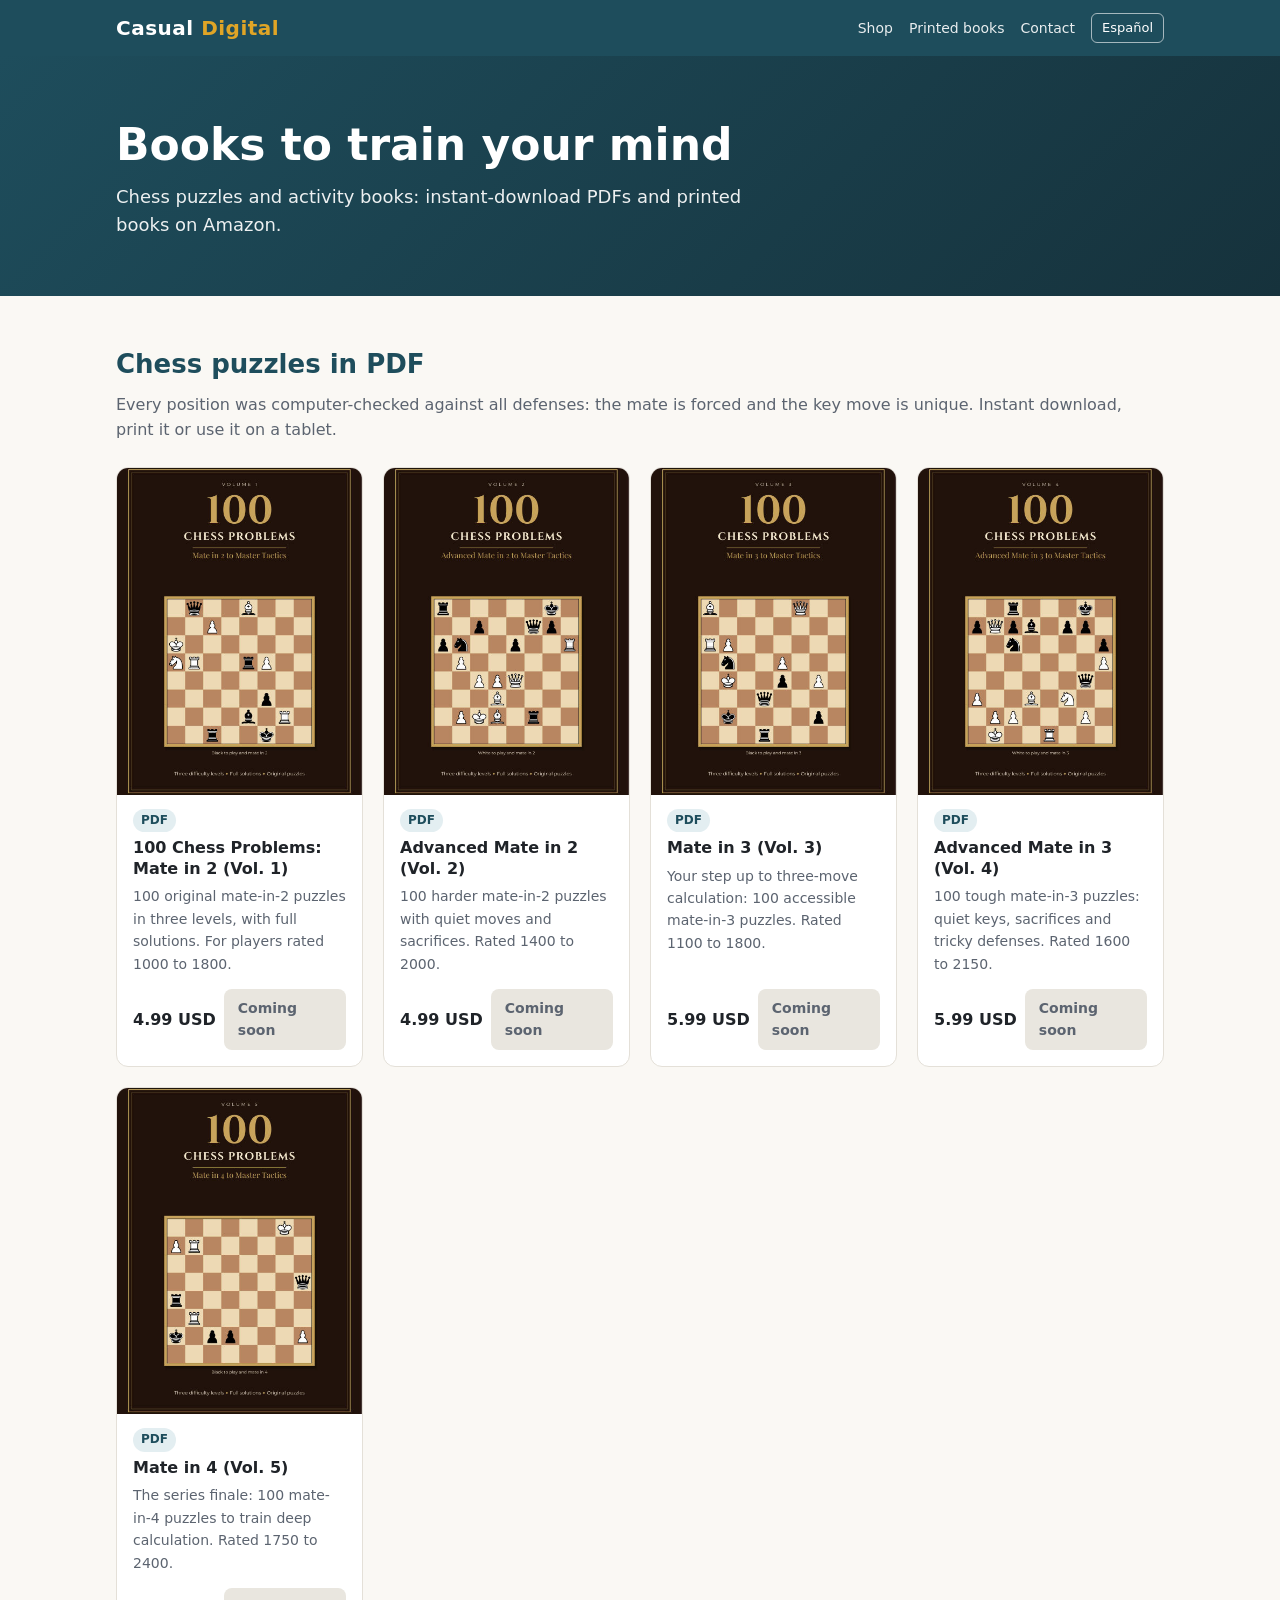
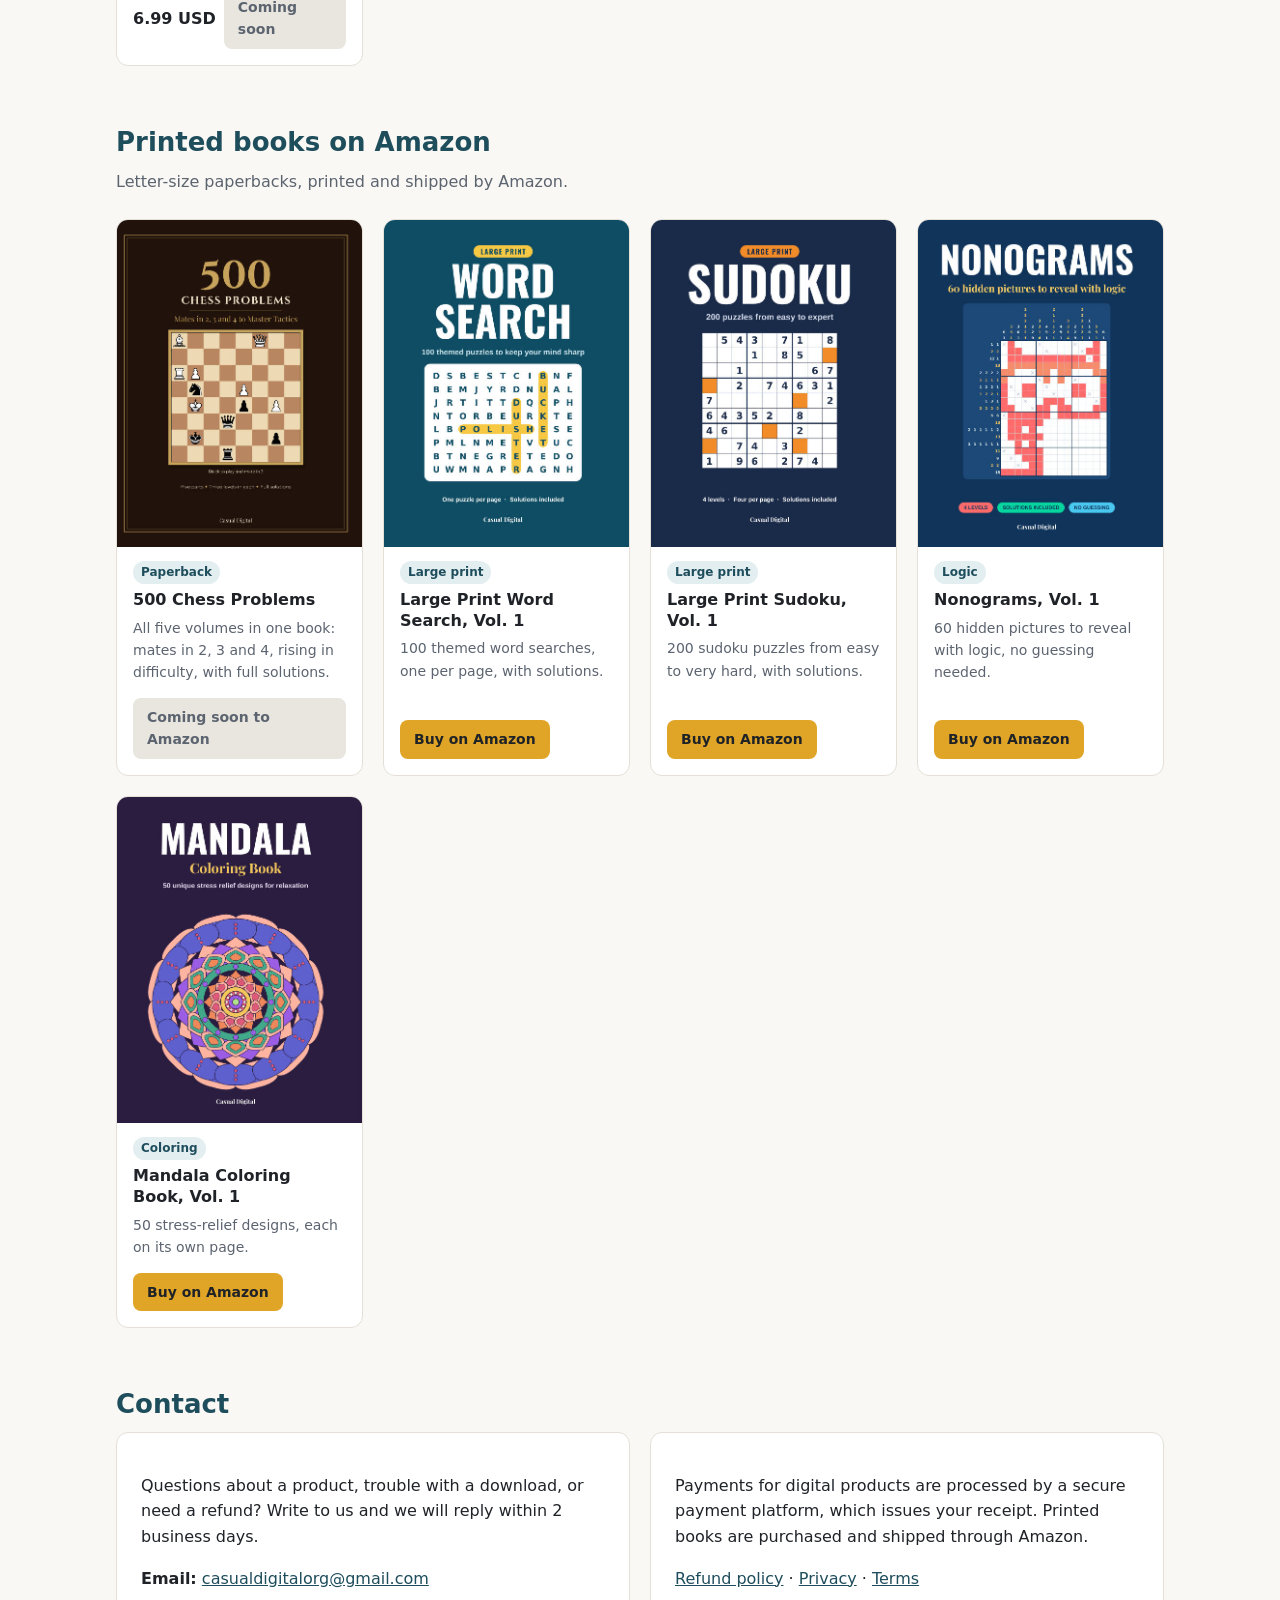
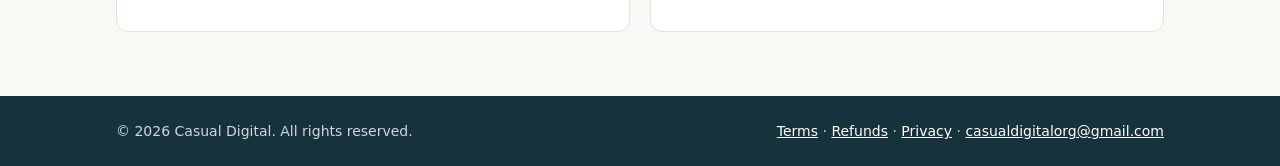
<file: index.html>
<!doctype html>
<html lang="es" data-lang="es">
<head>
<meta charset="utf-8">
<meta name="viewport" content="width=device-width, initial-scale=1">
<title>Casual Digital | Casual Digital</title>
<meta name="description" content="Casual Digital: libros de ajedrez y pasatiempos. Chess puzzle books and activity books.">
<link rel="icon" href="data:image/svg+xml,%3Csvg xmlns='http://www.w3.org/2000/svg' viewBox='0 0 32 32'%3E%3Crect width='32' height='32' rx='6' fill='%231e4d5c'/%3E%3Ctext x='16' y='22' font-size='16' font-family='Arial' font-weight='700' fill='%23e0a526' text-anchor='middle'%3ECD%3C/text%3E%3C/svg%3E">
<link rel="stylesheet" href="estilo.css">
<script src="sitio.js"></script>
<script data-goatcounter="https://casualdigital.goatcounter.com/count" async src="//gc.zgo.at/count.js"></script>
</head>
<body>
<header>
  <div class="barra">
    <a class="logo" href="index.html">Casual <span>Digital</span></a>
    <nav>
      <a href="index.html#tienda"><span lang="es">Tienda</span><span lang="en">Shop</span></a>
      <a href="index.html#amazon"><span lang="es">Libros impresos</span><span lang="en">Printed books</span></a>
      <a href="index.html#contacto"><span lang="es">Contacto</span><span lang="en">Contact</span></a>
      <button class="idioma" type="button" aria-label="Cambiar idioma / Change language"><span lang="es">English</span><span lang="en">Español</span></button>
    </nav>
  </div>
</header>

<div class="portada">
  <div class="contenedor">
    <h1><span lang="es">Libros para entrenar la mente</span><span lang="en">Books to train your mind</span></h1>
    <p><span lang="es">Problemas de ajedrez y pasatiempos: PDF de descarga inmediata y libros impresos en Amazon.</span><span lang="en">Chess puzzles and activity books: instant-download PDFs and printed books on Amazon.</span></p>
  </div>
</div>

<main class="contenedor">
<section id="tienda">
  <h2><span lang="es">Problemas de ajedrez en PDF</span><span lang="en">Chess puzzles in PDF</span></h2>
  <p class="bajada"><span lang="es">Cada posición fue verificada por computadora contra todas las defensas: el mate es forzado y la jugada clave es única. Descarga inmediata, para imprimir o usar en tablet.</span><span lang="en">Every position was computer-checked against all defenses: the mate is forced and the key move is unique. Instant download, print it or use it on a tablet.</span></p>
  <div class="grilla">
<article class="producto" lang="es">
  <img src="img/pdf-es-1.jpg" alt="100 Problemas de Ajedrez: Mate en 2 (Vol. 1)" loading="lazy">
  <div class="info">
    <span class="etiqueta">PDF</span>
    <h3>100 Problemas de Ajedrez: Mate en 2 (Vol. 1)</h3>
    <p>100 mates en 2 originales en tres niveles, con soluciones completas. Para jugadores de 1000 a 1800 de Elo.</p>
    <div class="pie-producto"><span class="precio">4,99 USD</span><span class="boton pronto">Próximamente</span></div>
  </div>
</article>
<article class="producto" lang="es">
  <img src="img/pdf-es-2.jpg" alt="Mate en 2 Avanzado (Vol. 2)" loading="lazy">
  <div class="info">
    <span class="etiqueta">PDF</span>
    <h3>Mate en 2 Avanzado (Vol. 2)</h3>
    <p>100 mates en 2 más exigentes, con jugadas silenciosas y sacrificios. De 1400 a 2000 de Elo.</p>
    <div class="pie-producto"><span class="precio">4,99 USD</span><span class="boton pronto">Próximamente</span></div>
  </div>
</article>
<article class="producto" lang="es">
  <img src="img/pdf-es-3.jpg" alt="Mate en 3 (Vol. 3)" loading="lazy">
  <div class="info">
    <span class="etiqueta">PDF</span>
    <h3>Mate en 3 (Vol. 3)</h3>
    <p>El paso al cálculo de tres jugadas: 100 mates en 3 accesibles. De 1100 a 1800 de Elo.</p>
    <div class="pie-producto"><span class="precio">5,99 USD</span><span class="boton pronto">Próximamente</span></div>
  </div>
</article>
<article class="producto" lang="es">
  <img src="img/pdf-es-4.jpg" alt="Mate en 3 Avanzado (Vol. 4)" loading="lazy">
  <div class="info">
    <span class="etiqueta">PDF</span>
    <h3>Mate en 3 Avanzado (Vol. 4)</h3>
    <p>100 mates en 3 difíciles: claves silenciosas, sacrificios y defensas con trampa. De 1600 a 2150 de Elo.</p>
    <div class="pie-producto"><span class="precio">5,99 USD</span><span class="boton pronto">Próximamente</span></div>
  </div>
</article>
<article class="producto" lang="es">
  <img src="img/pdf-es-5.jpg" alt="Mate en 4 (Vol. 5)" loading="lazy">
  <div class="info">
    <span class="etiqueta">PDF</span>
    <h3>Mate en 4 (Vol. 5)</h3>
    <p>El cierre de la serie: 100 mates en 4 para entrenar el cálculo profundo. De 1750 a 2400 de Elo.</p>
    <div class="pie-producto"><span class="precio">6,99 USD</span><span class="boton pronto">Próximamente</span></div>
  </div>
</article>
<article class="producto" lang="en">
  <img src="img/pdf-en-1.jpg" alt="100 Chess Problems: Mate in 2 (Vol. 1)" loading="lazy">
  <div class="info">
    <span class="etiqueta">PDF</span>
    <h3>100 Chess Problems: Mate in 2 (Vol. 1)</h3>
    <p>100 original mate-in-2 puzzles in three levels, with full solutions. For players rated 1000 to 1800.</p>
    <div class="pie-producto"><span class="precio">4.99 USD</span><span class="boton pronto">Coming soon</span></div>
  </div>
</article>
<article class="producto" lang="en">
  <img src="img/pdf-en-2.jpg" alt="Advanced Mate in 2 (Vol. 2)" loading="lazy">
  <div class="info">
    <span class="etiqueta">PDF</span>
    <h3>Advanced Mate in 2 (Vol. 2)</h3>
    <p>100 harder mate-in-2 puzzles with quiet moves and sacrifices. Rated 1400 to 2000.</p>
    <div class="pie-producto"><span class="precio">4.99 USD</span><span class="boton pronto">Coming soon</span></div>
  </div>
</article>
<article class="producto" lang="en">
  <img src="img/pdf-en-3.jpg" alt="Mate in 3 (Vol. 3)" loading="lazy">
  <div class="info">
    <span class="etiqueta">PDF</span>
    <h3>Mate in 3 (Vol. 3)</h3>
    <p>Your step up to three-move calculation: 100 accessible mate-in-3 puzzles. Rated 1100 to 1800.</p>
    <div class="pie-producto"><span class="precio">5.99 USD</span><span class="boton pronto">Coming soon</span></div>
  </div>
</article>
<article class="producto" lang="en">
  <img src="img/pdf-en-4.jpg" alt="Advanced Mate in 3 (Vol. 4)" loading="lazy">
  <div class="info">
    <span class="etiqueta">PDF</span>
    <h3>Advanced Mate in 3 (Vol. 4)</h3>
    <p>100 tough mate-in-3 puzzles: quiet keys, sacrifices and tricky defenses. Rated 1600 to 2150.</p>
    <div class="pie-producto"><span class="precio">5.99 USD</span><span class="boton pronto">Coming soon</span></div>
  </div>
</article>
<article class="producto" lang="en">
  <img src="img/pdf-en-5.jpg" alt="Mate in 4 (Vol. 5)" loading="lazy">
  <div class="info">
    <span class="etiqueta">PDF</span>
    <h3>Mate in 4 (Vol. 5)</h3>
    <p>The series finale: 100 mate-in-4 puzzles to train deep calculation. Rated 1750 to 2400.</p>
    <div class="pie-producto"><span class="precio">6.99 USD</span><span class="boton pronto">Coming soon</span></div>
  </div>
</article>
  </div>
</section>


<section id="amazon">
  <h2><span lang="es">Libros impresos en Amazon</span><span lang="en">Printed books on Amazon</span></h2>
  <p class="bajada"><span lang="es">Tapa blanda en tamaño carta, impresos y enviados por Amazon.</span><span lang="en">Letter-size paperbacks, printed and shipped by Amazon.</span></p>
  <div class="grilla">
<article class="producto" lang="es">
  <img src="img/ajedrez-500.jpg" alt="500 Problemas de Ajedrez" loading="lazy">
  <div class="info">
    <span class="etiqueta">Tapa blanda</span>
    <h3>500 Problemas de Ajedrez</h3>
    <p>Los cinco volúmenes en un solo libro: mates en 2, 3 y 4, con la dificultad en aumento y soluciones completas.</p>
    <div class="pie-producto"><span class="boton pronto">Próximamente en Amazon</span></div>
  </div>
</article>
<article class="producto" lang="es">
  <img src="img/sopas.jpg" alt="Sopas de Letras en Letra Grande, Vol. 1" loading="lazy">
  <div class="info">
    <span class="etiqueta">Letra grande</span>
    <h3>Sopas de Letras en Letra Grande, Vol. 1</h3>
    <p>100 sopas temáticas para ejercitar la mente, una por página y con soluciones.</p>
    <div class="pie-producto"><a class="boton" href="https://www.amazon.com/dp/B0HPZKHC3C">Comprar en Amazon</a></div>
  </div>
</article>
<article class="producto" lang="es">
  <img src="img/sudoku-es.jpg" alt="Sudoku en Letra Grande, Vol. 1" loading="lazy">
  <div class="info">
    <span class="etiqueta">Letra grande</span>
    <h3>Sudoku en Letra Grande, Vol. 1</h3>
    <p>200 sudokus de fácil a muy difícil, con soluciones.</p>
    <div class="pie-producto"><a class="boton" href="https://www.amazon.com/dp/B0HR5VTCKW">Comprar en Amazon</a></div>
  </div>
</article>
<article class="producto" lang="es">
  <img src="img/nonogramas-es.jpg" alt="Nonogramas, Vol. 1" loading="lazy">
  <div class="info">
    <span class="etiqueta">Lógica</span>
    <h3>Nonogramas, Vol. 1</h3>
    <p>60 dibujos ocultos para descubrir con lógica, sin adivinar.</p>
    <div class="pie-producto"><a class="boton" href="https://www.amazon.com/dp/B0HRT7XC7F">Comprar en Amazon</a></div>
  </div>
</article>
<article class="producto" lang="es">
  <img src="img/mandalas-es.jpg" alt="Mandalas para Colorear, Vol. 1" loading="lazy">
  <div class="info">
    <span class="etiqueta">Para colorear</span>
    <h3>Mandalas para Colorear, Vol. 1</h3>
    <p>50 diseños antiestrés para relajarse, cada uno en su propia página.</p>
    <div class="pie-producto"><a class="boton" href="https://www.amazon.com/dp/B0HPZ1C3PB">Comprar en Amazon</a></div>
  </div>
</article>
<article class="producto" lang="en">
  <img src="img/chess-500.jpg" alt="500 Chess Problems" loading="lazy">
  <div class="info">
    <span class="etiqueta">Paperback</span>
    <h3>500 Chess Problems</h3>
    <p>All five volumes in one book: mates in 2, 3 and 4, rising in difficulty, with full solutions.</p>
    <div class="pie-producto"><span class="boton pronto">Coming soon to Amazon</span></div>
  </div>
</article>
<article class="producto" lang="en">
  <img src="img/word-search.jpg" alt="Large Print Word Search, Vol. 1" loading="lazy">
  <div class="info">
    <span class="etiqueta">Large print</span>
    <h3>Large Print Word Search, Vol. 1</h3>
    <p>100 themed word searches, one per page, with solutions.</p>
    <div class="pie-producto"><a class="boton" href="https://www.amazon.com/dp/B0HPZDWP3X">Buy on Amazon</a></div>
  </div>
</article>
<article class="producto" lang="en">
  <img src="img/sudoku-en.jpg" alt="Large Print Sudoku, Vol. 1" loading="lazy">
  <div class="info">
    <span class="etiqueta">Large print</span>
    <h3>Large Print Sudoku, Vol. 1</h3>
    <p>200 sudoku puzzles from easy to very hard, with solutions.</p>
    <div class="pie-producto"><a class="boton" href="https://www.amazon.com/dp/B0HR4NKRY2">Buy on Amazon</a></div>
  </div>
</article>
<article class="producto" lang="en">
  <img src="img/nonogramas-en.jpg" alt="Nonograms, Vol. 1" loading="lazy">
  <div class="info">
    <span class="etiqueta">Logic</span>
    <h3>Nonograms, Vol. 1</h3>
    <p>60 hidden pictures to reveal with logic, no guessing needed.</p>
    <div class="pie-producto"><a class="boton" href="https://www.amazon.com/dp/B0HRT81BFM">Buy on Amazon</a></div>
  </div>
</article>
<article class="producto" lang="en">
  <img src="img/mandalas-en.jpg" alt="Mandala Coloring Book, Vol. 1" loading="lazy">
  <div class="info">
    <span class="etiqueta">Coloring</span>
    <h3>Mandala Coloring Book, Vol. 1</h3>
    <p>50 stress-relief designs, each on its own page.</p>
    <div class="pie-producto"><a class="boton" href="https://www.amazon.com/dp/B0HPYH4SMW">Buy on Amazon</a></div>
  </div>
</article>
  </div>
</section>

<section id="contacto">
  <h2><span lang="es">Contacto</span><span lang="en">Contact</span></h2>
  <div class="dos-col">
    <div class="caja">
      <p><span lang="es">¿Tenés una consulta sobre un producto, un problema con una descarga o querés pedir un reembolso? Escribinos y te respondemos dentro de las 48 horas hábiles.</span><span lang="en">Questions about a product, trouble with a download, or need a refund? Write to us and we will reply within 2 business days.</span></p>
      <p><strong>Email:</strong> <a class="email" href="mailto:casualdigitalorg@gmail.com">casualdigitalorg@gmail.com</a></p>
    </div>
    <div class="caja">
      <p><span lang="es">Los pagos de los productos digitales los procesa una plataforma de pagos segura, que emite el comprobante de compra. Los libros impresos se compran y se envían a través de Amazon.</span><span lang="en">Payments for digital products are processed by a secure payment platform, which issues your receipt. Printed books are purchased and shipped through Amazon.</span></p>
      <p><a href="reembolsos.html"><span lang="es">Política de reembolsos</span><span lang="en">Refund policy</span></a> · <a href="privacidad.html"><span lang="es">Privacidad</span><span lang="en">Privacy</span></a> · <a href="terminos.html"><span lang="es">Términos</span><span lang="en">Terms</span></a></p>
    </div>
  </div>
</section>
</main>
<footer>
  <div class="contenedor">
    <div>© <span class="anio">2026</span> Casual Digital. <span lang="es">Todos los derechos reservados.</span><span lang="en">All rights reserved.</span></div>
    <div>
      <a href="terminos.html"><span lang="es">Términos</span><span lang="en">Terms</span></a> ·
      <a href="reembolsos.html"><span lang="es">Reembolsos</span><span lang="en">Refunds</span></a> ·
      <a href="privacidad.html"><span lang="es">Privacidad</span><span lang="en">Privacy</span></a> ·
      <a class="email" href="mailto:casualdigitalorg@gmail.com">casualdigitalorg@gmail.com</a>
    </div>
  </div>
</footer>
</body>
</html>
</file>
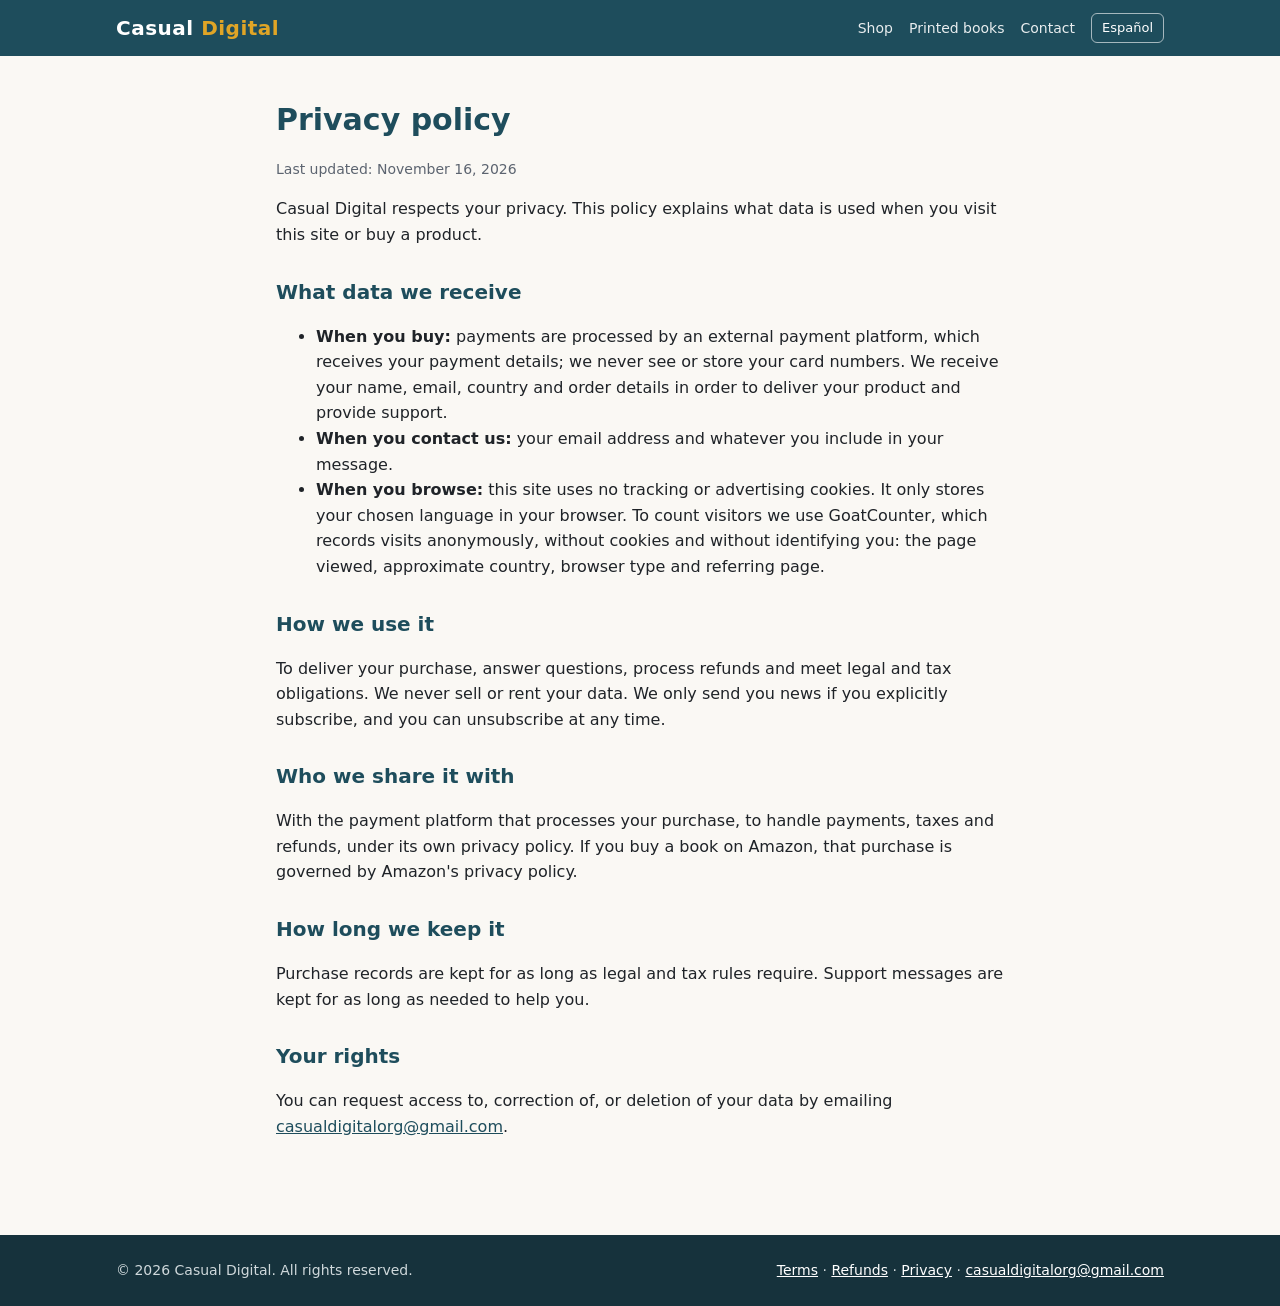
<file: privacidad.html>
<!doctype html>
<html lang="es" data-lang="es">
<head>
<meta charset="utf-8">
<meta name="viewport" content="width=device-width, initial-scale=1">
<title>Política de privacidad | Casual Digital</title>
<meta name="description" content="Casual Digital: libros de ajedrez y pasatiempos. Chess puzzle books and activity books.">
<link rel="icon" href="data:image/svg+xml,%3Csvg xmlns='http://www.w3.org/2000/svg' viewBox='0 0 32 32'%3E%3Crect width='32' height='32' rx='6' fill='%231e4d5c'/%3E%3Ctext x='16' y='22' font-size='16' font-family='Arial' font-weight='700' fill='%23e0a526' text-anchor='middle'%3ECD%3C/text%3E%3C/svg%3E">
<link rel="stylesheet" href="estilo.css">
<script src="sitio.js"></script>
<script data-goatcounter="https://casualdigital.goatcounter.com/count" async src="//gc.zgo.at/count.js"></script>
</head>
<body>
<header>
  <div class="barra">
    <a class="logo" href="index.html">Casual <span>Digital</span></a>
    <nav>
      <a href="index.html#tienda"><span lang="es">Tienda</span><span lang="en">Shop</span></a>
      <a href="index.html#amazon"><span lang="es">Libros impresos</span><span lang="en">Printed books</span></a>
      <a href="index.html#contacto"><span lang="es">Contacto</span><span lang="en">Contact</span></a>
      <button class="idioma" type="button" aria-label="Cambiar idioma / Change language"><span lang="es">English</span><span lang="en">Español</span></button>
    </nav>
  </div>
</header>

<main class="contenedor texto-legal">
  <h1><span lang="es">Política de privacidad</span><span lang="en">Privacy policy</span></h1>
  <p class="fecha"><span lang="es">Última actualización: 16 de noviembre de 2026</span><span lang="en">Last updated: November 16, 2026</span></p>
<div lang="es">

<p>En Casual Digital respetamos tu privacidad. Esta política explica qué datos se usan cuando visitás este sitio o comprás un producto.</p>
<h2>Qué datos recibimos</h2>
<ul>
  <li><strong>Al comprar:</strong> el pago lo procesa una plataforma de pagos externa, que recibe tus datos de pago; nosotros nunca vemos ni guardamos los números de tu tarjeta. Recibimos tu nombre, tu email, el país y el detalle del pedido, para entregarte el producto y darte soporte.</li>
  <li><strong>Al escribirnos:</strong> tu email y lo que nos cuentes en el mensaje.</li>
  <li><strong>Al navegar:</strong> este sitio no usa cookies de seguimiento ni publicidad. Solo guarda en tu navegador el idioma que elegiste. Para saber cuántas personas lo visitan usamos GoatCounter, que cuenta visitas de forma anónima, sin cookies y sin identificarte: registra la página vista, el país aproximado, el tipo de navegador y la página de la que llegaste.</li>
</ul>
<h2>Para qué los usamos</h2>
<p>Para entregarte lo que compraste, responder consultas, procesar reembolsos y cumplir obligaciones legales e impositivas. No vendemos ni alquilamos tus datos. Solo te enviamos novedades si te suscribís expresamente, y podés darte de baja cuando quieras.</p>
<h2>Con quién se comparten</h2>
<p>Con la plataforma de pagos que procesa tu compra, para gestionar pagos, impuestos y reembolsos, según su propia política de privacidad. Si comprás un libro en Amazon, esa compra se rige por la política de privacidad de Amazon.</p>
<h2>Cuánto tiempo se guardan</h2>
<p>Los datos de las compras se guardan mientras lo exijan las obligaciones legales e impositivas. Los mensajes de soporte, mientras sean necesarios para responderte.</p>
<h2>Tus derechos</h2>
<p>Podés pedir acceso, corrección o eliminación de tus datos escribiendo a <a class="email" href="mailto:casualdigitalorg@gmail.com">casualdigitalorg@gmail.com</a>.</p>

</div>
<div lang="en">

<p>Casual Digital respects your privacy. This policy explains what data is used when you visit this site or buy a product.</p>
<h2>What data we receive</h2>
<ul>
  <li><strong>When you buy:</strong> payments are processed by an external payment platform, which receives your payment details; we never see or store your card numbers. We receive your name, email, country and order details in order to deliver your product and provide support.</li>
  <li><strong>When you contact us:</strong> your email address and whatever you include in your message.</li>
  <li><strong>When you browse:</strong> this site uses no tracking or advertising cookies. It only stores your chosen language in your browser. To count visitors we use GoatCounter, which records visits anonymously, without cookies and without identifying you: the page viewed, approximate country, browser type and referring page.</li>
</ul>
<h2>How we use it</h2>
<p>To deliver your purchase, answer questions, process refunds and meet legal and tax obligations. We never sell or rent your data. We only send you news if you explicitly subscribe, and you can unsubscribe at any time.</p>
<h2>Who we share it with</h2>
<p>With the payment platform that processes your purchase, to handle payments, taxes and refunds, under its own privacy policy. If you buy a book on Amazon, that purchase is governed by Amazon's privacy policy.</p>
<h2>How long we keep it</h2>
<p>Purchase records are kept for as long as legal and tax rules require. Support messages are kept for as long as needed to help you.</p>
<h2>Your rights</h2>
<p>You can request access to, correction of, or deletion of your data by emailing <a class="email" href="mailto:casualdigitalorg@gmail.com">casualdigitalorg@gmail.com</a>.</p>

</div>
</main>
<footer>
  <div class="contenedor">
    <div>© <span class="anio">2026</span> Casual Digital. <span lang="es">Todos los derechos reservados.</span><span lang="en">All rights reserved.</span></div>
    <div>
      <a href="terminos.html"><span lang="es">Términos</span><span lang="en">Terms</span></a> ·
      <a href="reembolsos.html"><span lang="es">Reembolsos</span><span lang="en">Refunds</span></a> ·
      <a href="privacidad.html"><span lang="es">Privacidad</span><span lang="en">Privacy</span></a> ·
      <a class="email" href="mailto:casualdigitalorg@gmail.com">casualdigitalorg@gmail.com</a>
    </div>
  </div>
</footer>
</body>
</html>
</file>
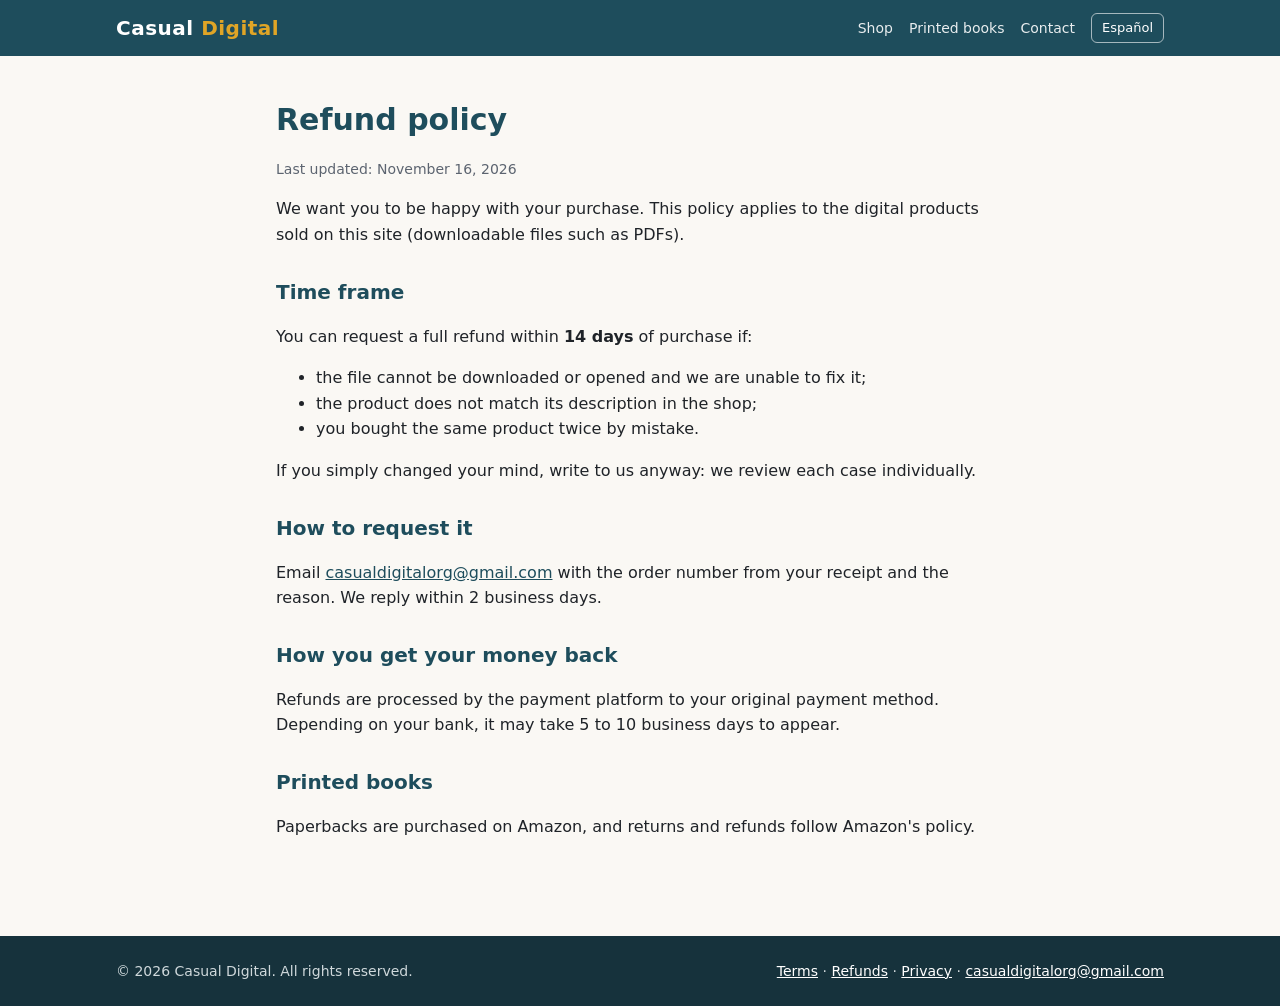
<file: reembolsos.html>
<!doctype html>
<html lang="es" data-lang="es">
<head>
<meta charset="utf-8">
<meta name="viewport" content="width=device-width, initial-scale=1">
<title>Política de reembolsos | Casual Digital</title>
<meta name="description" content="Casual Digital: libros de ajedrez y pasatiempos. Chess puzzle books and activity books.">
<link rel="icon" href="data:image/svg+xml,%3Csvg xmlns='http://www.w3.org/2000/svg' viewBox='0 0 32 32'%3E%3Crect width='32' height='32' rx='6' fill='%231e4d5c'/%3E%3Ctext x='16' y='22' font-size='16' font-family='Arial' font-weight='700' fill='%23e0a526' text-anchor='middle'%3ECD%3C/text%3E%3C/svg%3E">
<link rel="stylesheet" href="estilo.css">
<script src="sitio.js"></script>
<script data-goatcounter="https://casualdigital.goatcounter.com/count" async src="//gc.zgo.at/count.js"></script>
</head>
<body>
<header>
  <div class="barra">
    <a class="logo" href="index.html">Casual <span>Digital</span></a>
    <nav>
      <a href="index.html#tienda"><span lang="es">Tienda</span><span lang="en">Shop</span></a>
      <a href="index.html#amazon"><span lang="es">Libros impresos</span><span lang="en">Printed books</span></a>
      <a href="index.html#contacto"><span lang="es">Contacto</span><span lang="en">Contact</span></a>
      <button class="idioma" type="button" aria-label="Cambiar idioma / Change language"><span lang="es">English</span><span lang="en">Español</span></button>
    </nav>
  </div>
</header>

<main class="contenedor texto-legal">
  <h1><span lang="es">Política de reembolsos</span><span lang="en">Refund policy</span></h1>
  <p class="fecha"><span lang="es">Última actualización: 16 de noviembre de 2026</span><span lang="en">Last updated: November 16, 2026</span></p>
<div lang="es">

<p>Queremos que estés conforme con lo que comprás. Esta política se aplica a los productos digitales vendidos en este sitio (archivos descargables, como PDF).</p>
<h2>Plazo</h2>
<p>Podés pedir el reembolso total dentro de los <strong>14 días</strong> posteriores a la compra, si:</p>
<ul>
  <li>el archivo no se puede descargar o abrir y no logramos solucionarlo;</li>
  <li>el producto no coincide con la descripción de la tienda;</li>
  <li>compraste el mismo producto dos veces por error.</li>
</ul>
<p>Si simplemente cambiaste de opinión, escribinos igual: lo evaluamos caso por caso.</p>
<h2>Cómo pedirlo</h2>
<p>Escribinos a <a class="email" href="mailto:casualdigitalorg@gmail.com">casualdigitalorg@gmail.com</a> con el número de pedido que figura en el email de compra y el motivo. Respondemos dentro de las 48 horas hábiles.</p>
<h2>Cómo se devuelve el dinero</h2>
<p>El reembolso lo procesa la plataforma de pagos por el mismo medio de pago que usaste. Según el banco o la tarjeta, puede tardar entre 5 y 10 días hábiles en verse reflejado.</p>
<h2>Libros impresos</h2>
<p>Los libros en tapa blanda se compran en Amazon, y las devoluciones y reembolsos siguen la política de Amazon.</p>

</div>
<div lang="en">

<p>We want you to be happy with your purchase. This policy applies to the digital products sold on this site (downloadable files such as PDFs).</p>
<h2>Time frame</h2>
<p>You can request a full refund within <strong>14 days</strong> of purchase if:</p>
<ul>
  <li>the file cannot be downloaded or opened and we are unable to fix it;</li>
  <li>the product does not match its description in the shop;</li>
  <li>you bought the same product twice by mistake.</li>
</ul>
<p>If you simply changed your mind, write to us anyway: we review each case individually.</p>
<h2>How to request it</h2>
<p>Email <a class="email" href="mailto:casualdigitalorg@gmail.com">casualdigitalorg@gmail.com</a> with the order number from your receipt and the reason. We reply within 2 business days.</p>
<h2>How you get your money back</h2>
<p>Refunds are processed by the payment platform to your original payment method. Depending on your bank, it may take 5 to 10 business days to appear.</p>
<h2>Printed books</h2>
<p>Paperbacks are purchased on Amazon, and returns and refunds follow Amazon's policy.</p>

</div>
</main>
<footer>
  <div class="contenedor">
    <div>© <span class="anio">2026</span> Casual Digital. <span lang="es">Todos los derechos reservados.</span><span lang="en">All rights reserved.</span></div>
    <div>
      <a href="terminos.html"><span lang="es">Términos</span><span lang="en">Terms</span></a> ·
      <a href="reembolsos.html"><span lang="es">Reembolsos</span><span lang="en">Refunds</span></a> ·
      <a href="privacidad.html"><span lang="es">Privacidad</span><span lang="en">Privacy</span></a> ·
      <a class="email" href="mailto:casualdigitalorg@gmail.com">casualdigitalorg@gmail.com</a>
    </div>
  </div>
</footer>
</body>
</html>
</file>
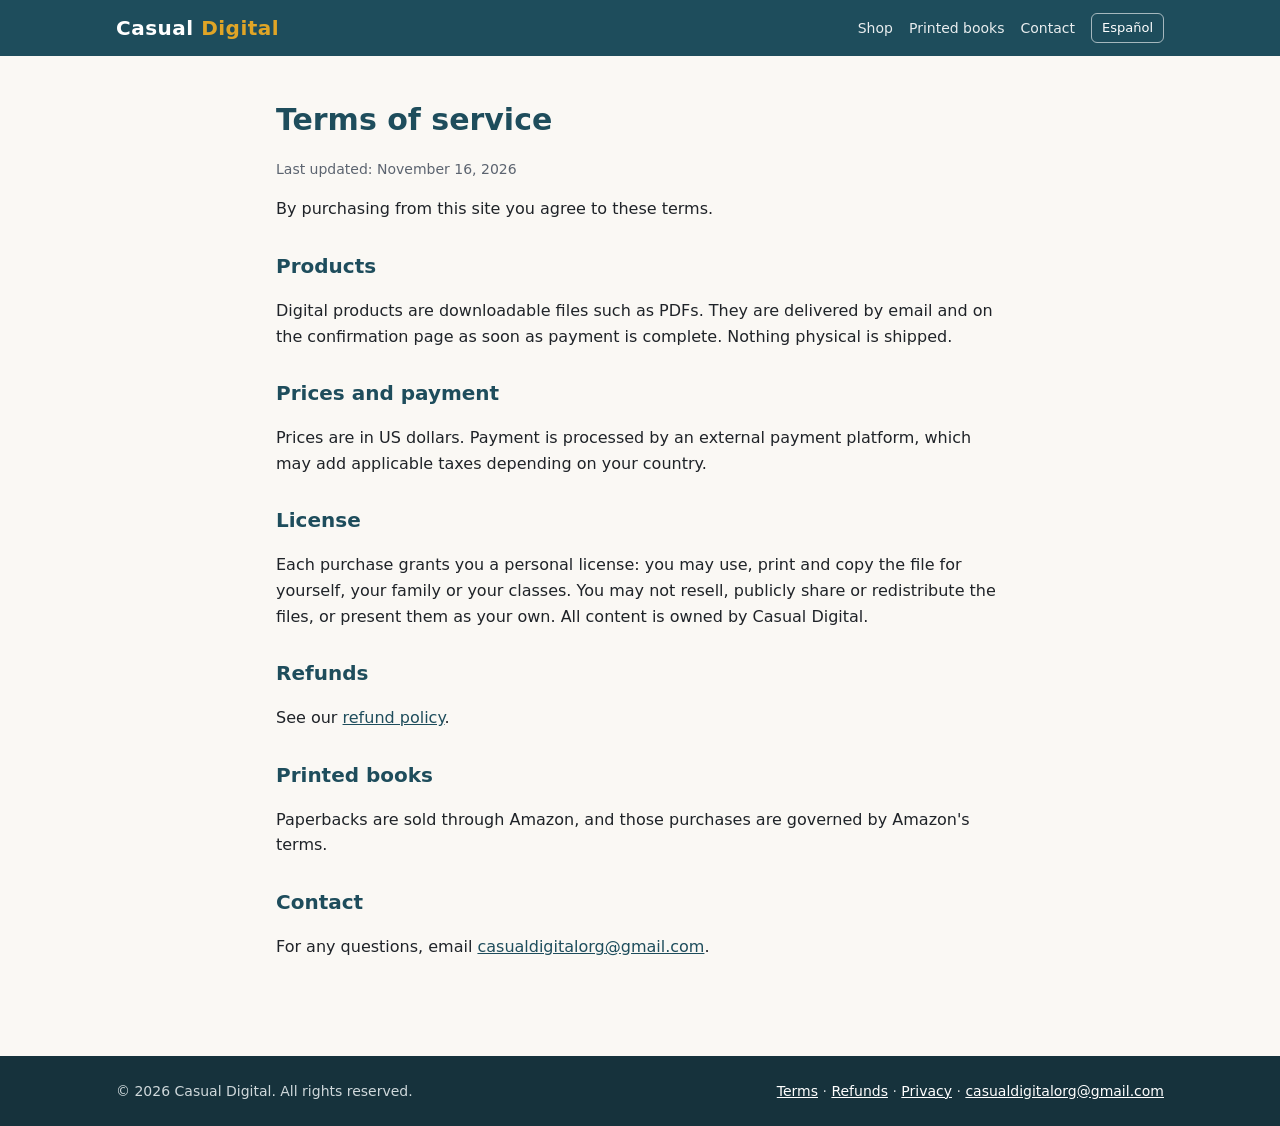
<file: terminos.html>
<!doctype html>
<html lang="es" data-lang="es">
<head>
<meta charset="utf-8">
<meta name="viewport" content="width=device-width, initial-scale=1">
<title>Términos y condiciones | Casual Digital</title>
<meta name="description" content="Casual Digital: libros de ajedrez y pasatiempos. Chess puzzle books and activity books.">
<link rel="icon" href="data:image/svg+xml,%3Csvg xmlns='http://www.w3.org/2000/svg' viewBox='0 0 32 32'%3E%3Crect width='32' height='32' rx='6' fill='%231e4d5c'/%3E%3Ctext x='16' y='22' font-size='16' font-family='Arial' font-weight='700' fill='%23e0a526' text-anchor='middle'%3ECD%3C/text%3E%3C/svg%3E">
<link rel="stylesheet" href="estilo.css">
<script src="sitio.js"></script>
<script data-goatcounter="https://casualdigital.goatcounter.com/count" async src="//gc.zgo.at/count.js"></script>
</head>
<body>
<header>
  <div class="barra">
    <a class="logo" href="index.html">Casual <span>Digital</span></a>
    <nav>
      <a href="index.html#tienda"><span lang="es">Tienda</span><span lang="en">Shop</span></a>
      <a href="index.html#amazon"><span lang="es">Libros impresos</span><span lang="en">Printed books</span></a>
      <a href="index.html#contacto"><span lang="es">Contacto</span><span lang="en">Contact</span></a>
      <button class="idioma" type="button" aria-label="Cambiar idioma / Change language"><span lang="es">English</span><span lang="en">Español</span></button>
    </nav>
  </div>
</header>

<main class="contenedor texto-legal">
  <h1><span lang="es">Términos y condiciones</span><span lang="en">Terms of service</span></h1>
  <p class="fecha"><span lang="es">Última actualización: 16 de noviembre de 2026</span><span lang="en">Last updated: November 16, 2026</span></p>
<div lang="es">

<p>Al comprar en este sitio aceptás estos términos.</p>
<h2>Productos</h2>
<p>Los productos digitales son archivos descargables, como PDF. Se entregan por email y en la página de confirmación apenas se acredita el pago. No se envía nada físico.</p>
<h2>Precios y pagos</h2>
<p>Los precios están en dólares estadounidenses. El pago lo procesa una plataforma de pagos externa, que puede sumar los impuestos que correspondan según tu país.</p>
<h2>Licencia de uso</h2>
<p>Cada compra te da una licencia personal: podés usar, imprimir y copiar el archivo para vos, tu familia o tus clases. No podés revender, compartir públicamente ni redistribuir los archivos, ni presentarlos como propios. Los contenidos son propiedad de Casual Digital.</p>
<h2>Reembolsos</h2>
<p>Ver la <a href="reembolsos.html">política de reembolsos</a>.</p>
<h2>Libros impresos</h2>
<p>Los libros en tapa blanda se venden a través de Amazon, y su compra se rige por las condiciones de Amazon.</p>
<h2>Contacto</h2>
<p>Ante cualquier duda, escribinos a <a class="email" href="mailto:casualdigitalorg@gmail.com">casualdigitalorg@gmail.com</a>.</p>

</div>
<div lang="en">

<p>By purchasing from this site you agree to these terms.</p>
<h2>Products</h2>
<p>Digital products are downloadable files such as PDFs. They are delivered by email and on the confirmation page as soon as payment is complete. Nothing physical is shipped.</p>
<h2>Prices and payment</h2>
<p>Prices are in US dollars. Payment is processed by an external payment platform, which may add applicable taxes depending on your country.</p>
<h2>License</h2>
<p>Each purchase grants you a personal license: you may use, print and copy the file for yourself, your family or your classes. You may not resell, publicly share or redistribute the files, or present them as your own. All content is owned by Casual Digital.</p>
<h2>Refunds</h2>
<p>See our <a href="reembolsos.html">refund policy</a>.</p>
<h2>Printed books</h2>
<p>Paperbacks are sold through Amazon, and those purchases are governed by Amazon's terms.</p>
<h2>Contact</h2>
<p>For any questions, email <a class="email" href="mailto:casualdigitalorg@gmail.com">casualdigitalorg@gmail.com</a>.</p>

</div>
</main>
<footer>
  <div class="contenedor">
    <div>© <span class="anio">2026</span> Casual Digital. <span lang="es">Todos los derechos reservados.</span><span lang="en">All rights reserved.</span></div>
    <div>
      <a href="terminos.html"><span lang="es">Términos</span><span lang="en">Terms</span></a> ·
      <a href="reembolsos.html"><span lang="es">Reembolsos</span><span lang="en">Refunds</span></a> ·
      <a href="privacidad.html"><span lang="es">Privacidad</span><span lang="en">Privacy</span></a> ·
      <a class="email" href="mailto:casualdigitalorg@gmail.com">casualdigitalorg@gmail.com</a>
    </div>
  </div>
</footer>
</body>
</html>
</file>
<file: estilo.css>
:root {
  --fondo: #faf8f4;
  --tarjeta: #ffffff;
  --texto: #1f2328;
  --suave: #5c6470;
  --marca: #1e4d5c;
  --acento: #e0a526;
  --borde: #e4e0d8;
  --radio: 12px;
}
* { box-sizing: border-box; }
html { scroll-behavior: smooth; }
body {
  margin: 0;
  background: var(--fondo);
  color: var(--texto);
  font: 16px/1.6 "Montserrat", system-ui, -apple-system, "Segoe UI", sans-serif;
}
img { max-width: 100%; display: block; }
a { color: var(--marca); }

/* Idioma: se muestra solo el texto del idioma activo */
html[data-lang="es"] [lang="en"],
html[data-lang="en"] [lang="es"] { display: none !important; }

.contenedor { max-width: 1080px; margin: 0 auto; padding: 0 16px; }

header {
  background: var(--marca);
  color: #fff;
  position: sticky; top: 0; z-index: 10;
}
.barra { display: flex; align-items: center; justify-content: space-between; gap: 12px; padding: 12px 16px; max-width: 1080px; margin: 0 auto; flex-wrap: wrap; }
.logo { font-weight: 800; font-size: 20px; color: #fff; text-decoration: none; letter-spacing: .5px; }
.logo span { color: var(--acento); }
nav { display: flex; gap: 16px; align-items: center; flex-wrap: wrap; }
nav a { color: #fff; text-decoration: none; font-size: 14px; opacity: .9; }
nav a:hover { opacity: 1; text-decoration: underline; }
.idioma { background: transparent; border: 1px solid rgba(255,255,255,.6); color: #fff; border-radius: 6px; padding: 4px 10px; font: inherit; font-size: 13px; cursor: pointer; }

.portada { background: linear-gradient(135deg, #1e4d5c, #16323c); color: #fff; padding: 64px 0 56px; }
.portada h1 { font-size: clamp(28px, 5vw, 44px); line-height: 1.15; margin: 0 0 12px; }
.portada p { font-size: 18px; max-width: 640px; margin: 0; opacity: .92; }

section { padding: 48px 0 8px; }
h2 { font-size: 26px; margin: 0 0 6px; color: var(--marca); }
.bajada { color: var(--suave); margin: 0 0 24px; }

.grilla { display: grid; grid-template-columns: repeat(auto-fill, minmax(220px, 1fr)); gap: 20px; }
.producto { background: var(--tarjeta); border: 1px solid var(--borde); border-radius: var(--radio); overflow: hidden; display: flex; flex-direction: column; }
.producto img { width: 100%; aspect-ratio: 3 / 4; object-fit: cover; background: #eee; }
.producto img.cuadrada { aspect-ratio: 1 / 1; }
.producto .info { padding: 14px 16px 16px; display: flex; flex-direction: column; gap: 6px; flex: 1; }
.producto h3 { font-size: 16px; margin: 0; line-height: 1.3; }
.producto p { font-size: 14px; color: var(--suave); margin: 0; flex: 1; }
.pie-producto { display: flex; align-items: center; justify-content: space-between; gap: 8px; margin-top: 8px; }
.precio { font-weight: 800; font-size: 16px; white-space: nowrap; }
.boton { display: inline-block; background: var(--acento); color: #1f2328; font-weight: 700; font-size: 14px; text-decoration: none; padding: 8px 14px; border-radius: 8px; }
.boton.pronto { background: #e9e6df; color: var(--suave); cursor: default; }
.etiqueta { display: inline-block; font-size: 12px; font-weight: 700; color: var(--marca); background: #e3eef1; padding: 2px 8px; border-radius: 999px; align-self: flex-start; }

.caja { background: var(--tarjeta); border: 1px solid var(--borde); border-radius: var(--radio); padding: 24px; }
.dos-col { display: grid; grid-template-columns: 1fr 1fr; gap: 20px; }
@media (max-width: 720px) { .dos-col { grid-template-columns: 1fr; } nav { gap: 10px; } }

.texto-legal { max-width: 760px; padding: 40px 16px 24px; }
.texto-legal h1 { color: var(--marca); font-size: 30px; margin: 0 0 4px; }
.texto-legal h2 { font-size: 20px; margin: 28px 0 6px; }
.fecha { color: var(--suave); font-size: 14px; }

footer { margin-top: 56px; background: #16323c; color: #cfd8db; font-size: 14px; }
footer .contenedor { padding: 24px 16px; display: flex; flex-wrap: wrap; gap: 12px 24px; justify-content: space-between; }
footer a { color: #fff; }
</file>
